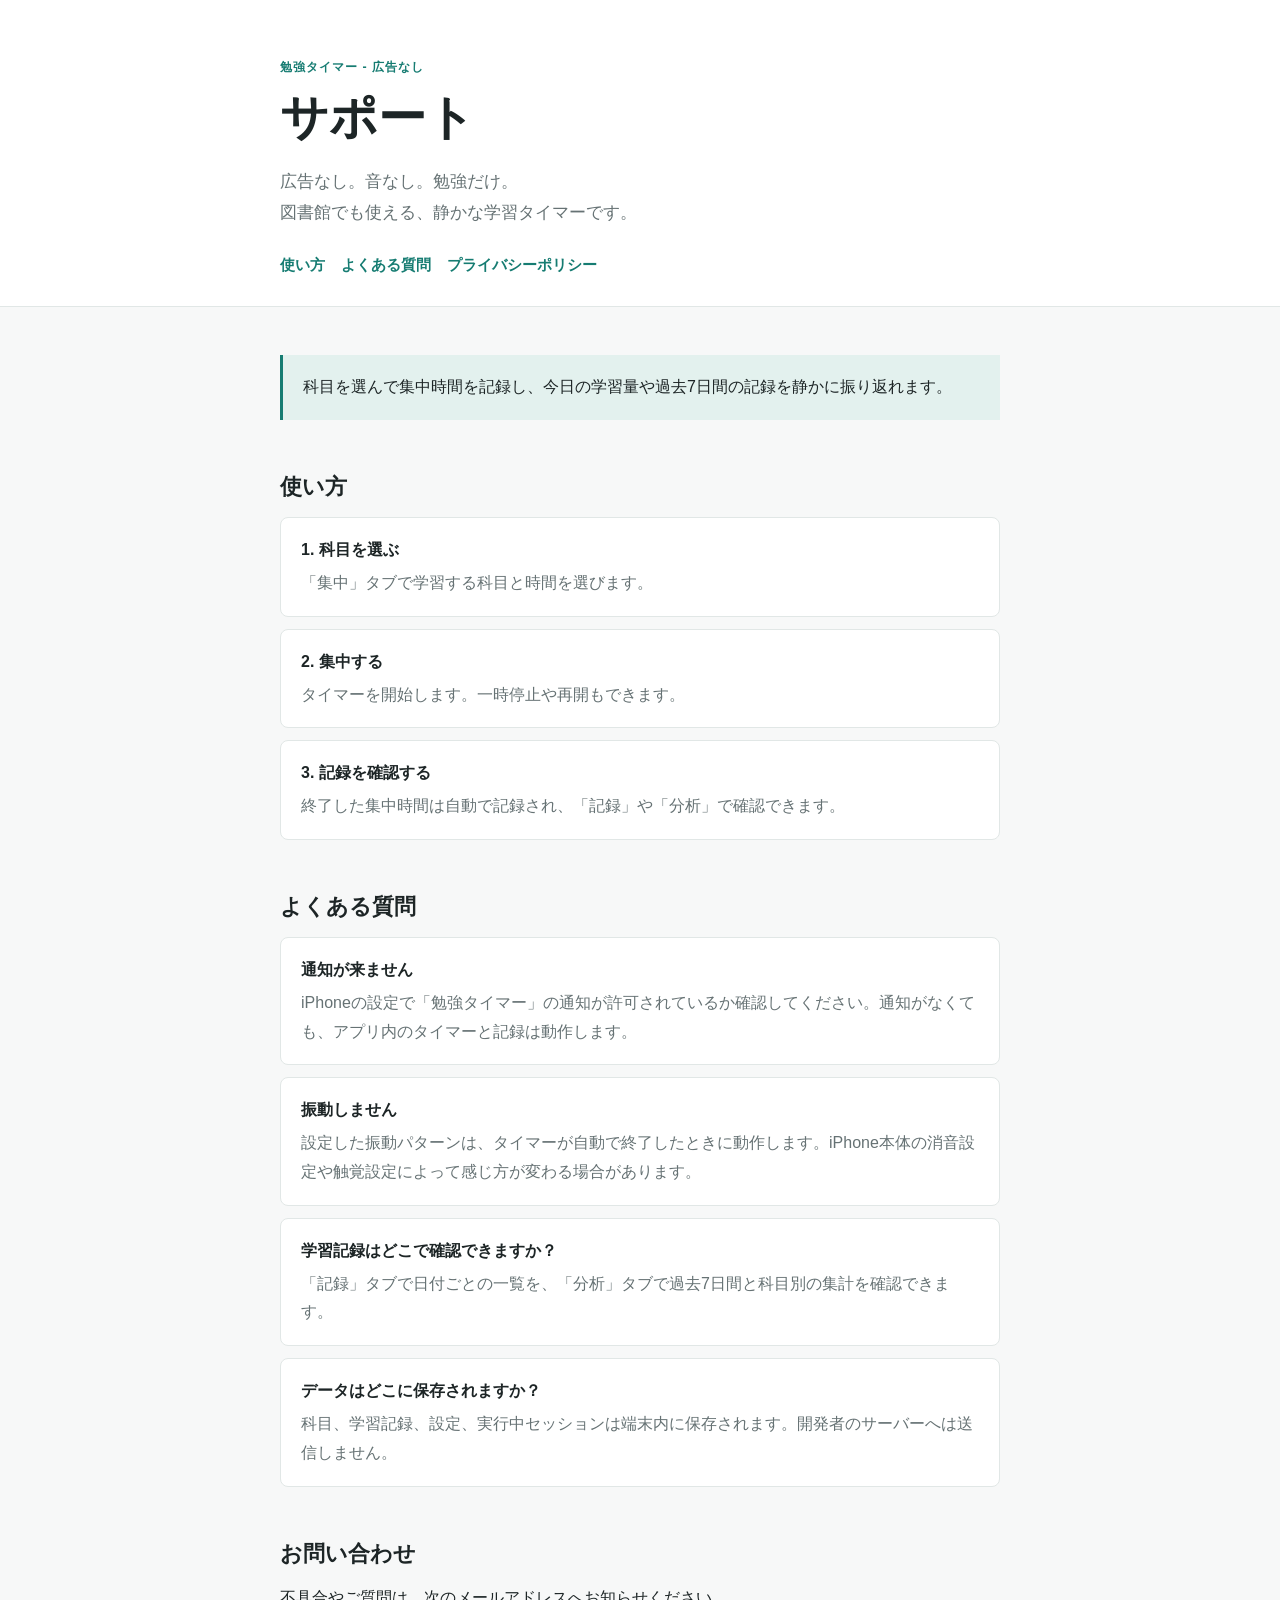
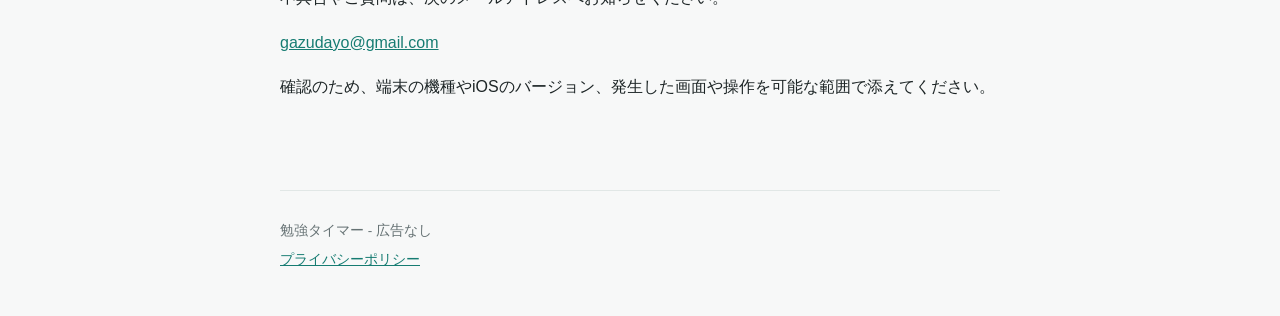
<file: support_site/index.html>
<!doctype html>
<html lang="ja">
<head>
  <meta charset="utf-8">
  <meta name="viewport" content="width=device-width, initial-scale=1">
  <meta name="description" content="勉強タイマー - 広告なしのサポートページ。使い方、よくある質問、お問い合わせ。">
  <title>勉強タイマー - 広告なし | サポート</title>
  <link rel="stylesheet" href="styles.css">
</head>
<body>
  <header class="site-header">
    <div class="header-inner">
      <p class="eyebrow">勉強タイマー - 広告なし</p>
      <h1>サポート</h1>
      <p class="lead">広告なし。音なし。勉強だけ。<br>図書館でも使える、静かな学習タイマーです。</p>
      <nav aria-label="ページ内リンク">
        <a href="#how-to-use">使い方</a>
        <a href="#faq">よくある質問</a>
        <a href="privacy.html">プライバシーポリシー</a>
      </nav>
    </div>
  </header>

  <main>
    <section class="intro-note" aria-label="アプリの概要">
      <p>科目を選んで集中時間を記録し、今日の学習量や過去7日間の記録を静かに振り返れます。</p>
    </section>

    <section id="how-to-use">
      <h2>使い方</h2>
      <ol class="steps">
        <li>
          <strong>1. 科目を選ぶ</strong>
          <p>「集中」タブで学習する科目と時間を選びます。</p>
        </li>
        <li>
          <strong>2. 集中する</strong>
          <p>タイマーを開始します。一時停止や再開もできます。</p>
        </li>
        <li>
          <strong>3. 記録を確認する</strong>
          <p>終了した集中時間は自動で記録され、「記録」や「分析」で確認できます。</p>
        </li>
      </ol>
    </section>

    <section id="faq">
      <h2>よくある質問</h2>
      <ul class="faq">
        <li>
          <strong>通知が来ません</strong>
          <p>iPhoneの設定で「勉強タイマー」の通知が許可されているか確認してください。通知がなくても、アプリ内のタイマーと記録は動作します。</p>
        </li>
        <li>
          <strong>振動しません</strong>
          <p>設定した振動パターンは、タイマーが自動で終了したときに動作します。iPhone本体の消音設定や触覚設定によって感じ方が変わる場合があります。</p>
        </li>
        <li>
          <strong>学習記録はどこで確認できますか？</strong>
          <p>「記録」タブで日付ごとの一覧を、「分析」タブで過去7日間と科目別の集計を確認できます。</p>
        </li>
        <li>
          <strong>データはどこに保存されますか？</strong>
          <p>科目、学習記録、設定、実行中セッションは端末内に保存されます。開発者のサーバーへは送信しません。</p>
        </li>
      </ul>
    </section>

    <section>
      <h2>お問い合わせ</h2>
      <p>不具合やご質問は、次のメールアドレスへお知らせください。</p>
      <p><a href="mailto:gazudayo@gmail.com">gazudayo@gmail.com</a></p>
      <p>確認のため、端末の機種やiOSのバージョン、発生した画面や操作を可能な範囲で添えてください。</p>
    </section>
  </main>

  <footer class="site-footer">
    <p>勉強タイマー - 広告なし</p>
    <p><a href="privacy.html">プライバシーポリシー</a></p>
  </footer>
</body>
</html>
</file>
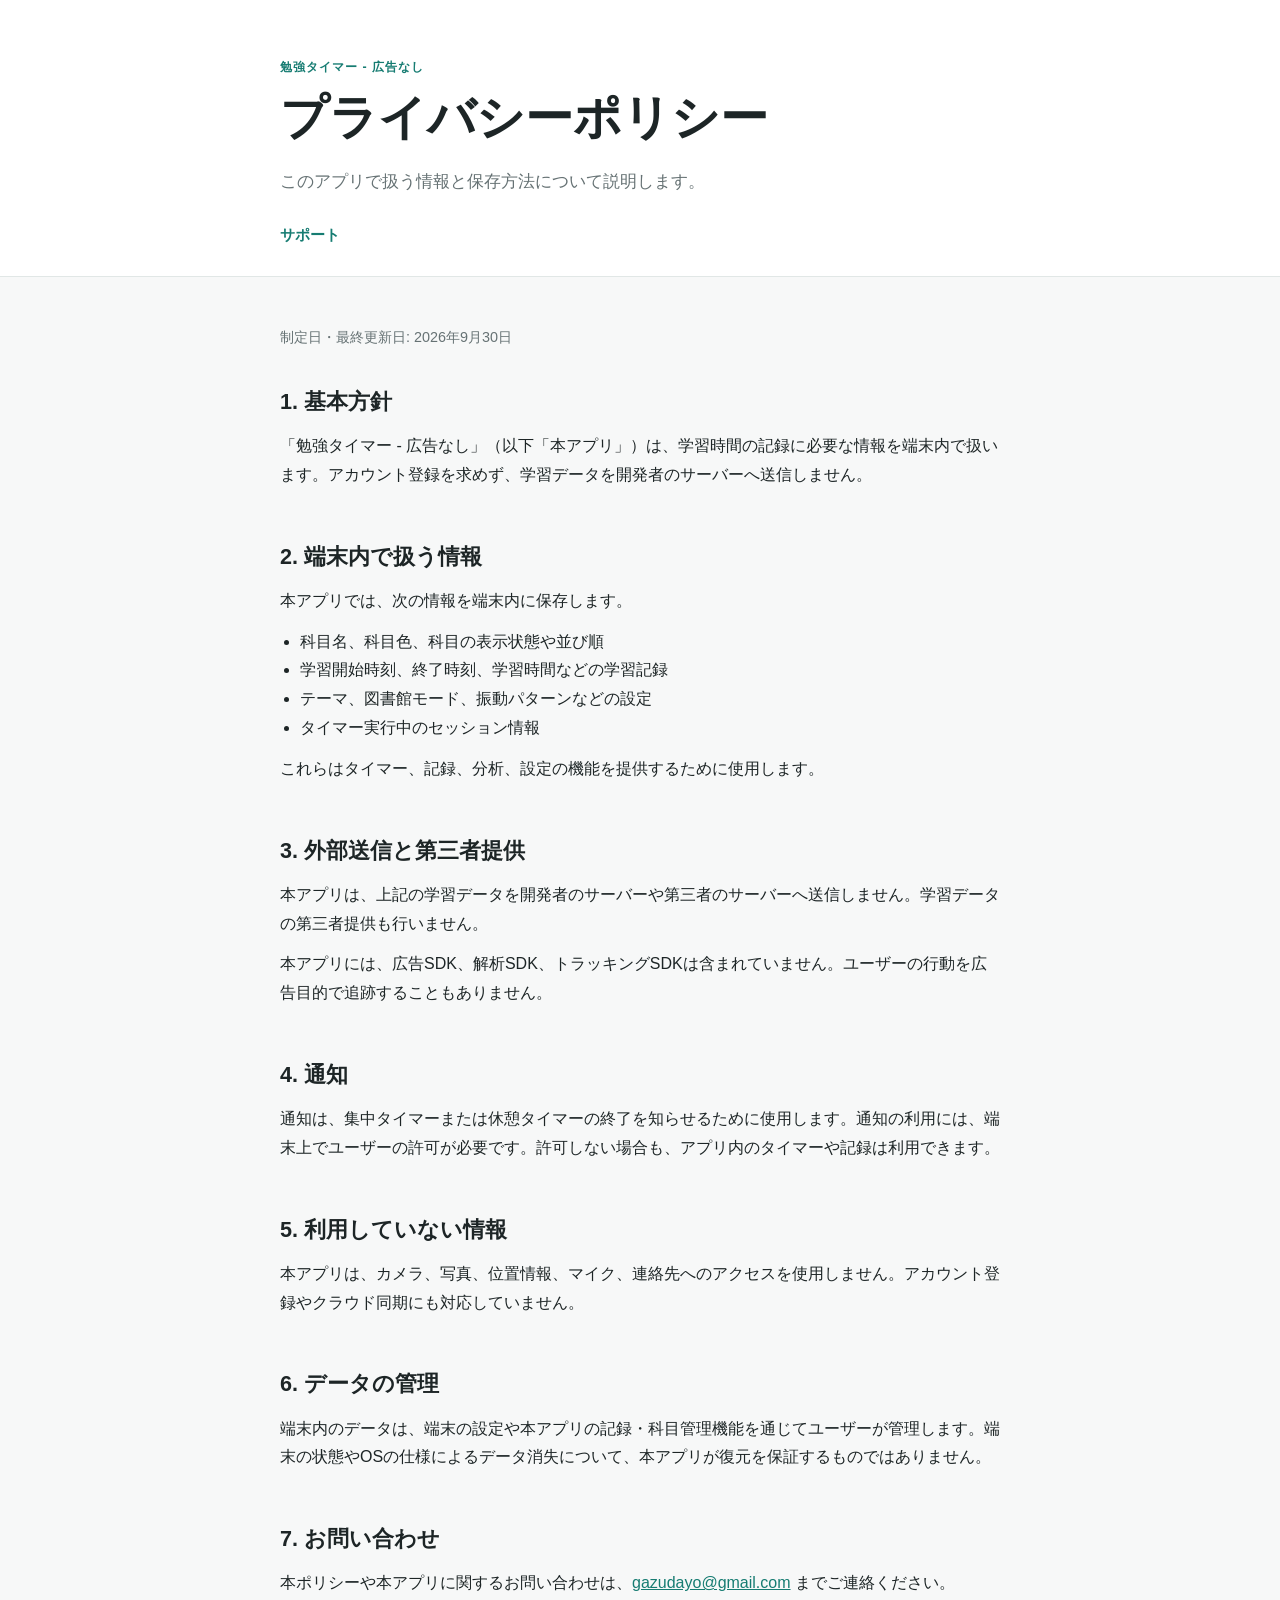
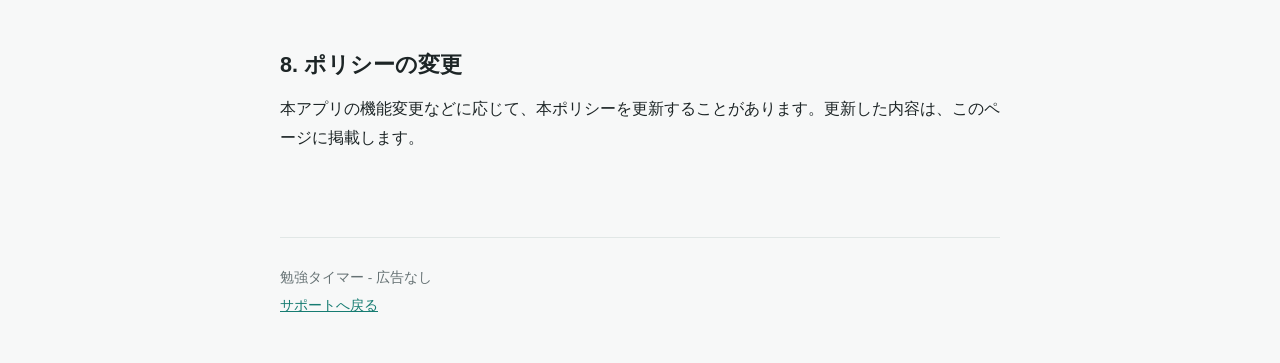
<file: support_site/privacy.html>
<!doctype html>
<html lang="ja">
<head>
  <meta charset="utf-8">
  <meta name="viewport" content="width=device-width, initial-scale=1">
  <meta name="description" content="勉強タイマー - 広告なしのプライバシーポリシー。">
  <title>プライバシーポリシー | 勉強タイマー - 広告なし</title>
  <link rel="stylesheet" href="styles.css">
</head>
<body>
  <header class="site-header">
    <div class="header-inner">
      <p class="eyebrow">勉強タイマー - 広告なし</p>
      <h1>プライバシーポリシー</h1>
      <p class="lead">このアプリで扱う情報と保存方法について説明します。</p>
      <nav aria-label="ページリンク">
        <a href="index.html">サポート</a>
      </nav>
    </div>
  </header>

  <main>
    <p class="policy-meta">制定日・最終更新日: 2026年9月30日</p>

    <section class="policy-section">
      <h2>1. 基本方針</h2>
      <p>「勉強タイマー - 広告なし」（以下「本アプリ」）は、学習時間の記録に必要な情報を端末内で扱います。アカウント登録を求めず、学習データを開発者のサーバーへ送信しません。</p>
    </section>

    <section class="policy-section">
      <h2>2. 端末内で扱う情報</h2>
      <p>本アプリでは、次の情報を端末内に保存します。</p>
      <ul>
        <li>科目名、科目色、科目の表示状態や並び順</li>
        <li>学習開始時刻、終了時刻、学習時間などの学習記録</li>
        <li>テーマ、図書館モード、振動パターンなどの設定</li>
        <li>タイマー実行中のセッション情報</li>
      </ul>
      <p>これらはタイマー、記録、分析、設定の機能を提供するために使用します。</p>
    </section>

    <section class="policy-section">
      <h2>3. 外部送信と第三者提供</h2>
      <p>本アプリは、上記の学習データを開発者のサーバーや第三者のサーバーへ送信しません。学習データの第三者提供も行いません。</p>
      <p>本アプリには、広告SDK、解析SDK、トラッキングSDKは含まれていません。ユーザーの行動を広告目的で追跡することもありません。</p>
    </section>

    <section class="policy-section">
      <h2>4. 通知</h2>
      <p>通知は、集中タイマーまたは休憩タイマーの終了を知らせるために使用します。通知の利用には、端末上でユーザーの許可が必要です。許可しない場合も、アプリ内のタイマーや記録は利用できます。</p>
    </section>

    <section class="policy-section">
      <h2>5. 利用していない情報</h2>
      <p>本アプリは、カメラ、写真、位置情報、マイク、連絡先へのアクセスを使用しません。アカウント登録やクラウド同期にも対応していません。</p>
    </section>

    <section class="policy-section">
      <h2>6. データの管理</h2>
      <p>端末内のデータは、端末の設定や本アプリの記録・科目管理機能を通じてユーザーが管理します。端末の状態やOSの仕様によるデータ消失について、本アプリが復元を保証するものではありません。</p>
    </section>

    <section class="policy-section">
      <h2>7. お問い合わせ</h2>
      <p>本ポリシーや本アプリに関するお問い合わせは、<a href="mailto:gazudayo@gmail.com">gazudayo@gmail.com</a> までご連絡ください。</p>
    </section>

    <section class="policy-section">
      <h2>8. ポリシーの変更</h2>
      <p>本アプリの機能変更などに応じて、本ポリシーを更新することがあります。更新した内容は、このページに掲載します。</p>
    </section>
  </main>

  <footer class="site-footer">
    <p>勉強タイマー - 広告なし</p>
    <p><a href="index.html">サポートへ戻る</a></p>
  </footer>
</body>
</html>
</file>
<file: support_site/styles.css>
:root {
  color-scheme: light;
  --background: #f7f8f8;
  --surface: #ffffff;
  --text: #1d2526;
  --muted: #667274;
  --line: #e1e7e6;
  --accent: #167c72;
  --accent-soft: #e3f1ee;
  --max-width: 720px;
}

* {
  box-sizing: border-box;
}

html {
  background: var(--background);
}

body {
  margin: 0;
  color: var(--text);
  background: var(--background);
  font-family: -apple-system, BlinkMacSystemFont, "Hiragino Sans", "Yu Gothic", sans-serif;
  line-height: 1.8;
}

a {
  color: var(--accent);
}

.site-header {
  padding: 56px 20px 28px;
  border-bottom: 1px solid var(--line);
  background: var(--surface);
}

.header-inner,
main,
.site-footer {
  width: min(var(--max-width), calc(100% - 40px));
  margin: 0 auto;
}

.eyebrow {
  margin: 0 0 8px;
  color: var(--accent);
  font-size: 0.78rem;
  font-weight: 700;
  letter-spacing: 0.08em;
}

h1,
h2,
h3 {
  line-height: 1.35;
  letter-spacing: 0;
}

h1 {
  margin: 0;
  font-size: clamp(2rem, 7vw, 3rem);
}

h2 {
  margin: 0 0 16px;
  font-size: 1.35rem;
}

h3 {
  margin: 28px 0 6px;
  font-size: 1rem;
}

.lead {
  max-width: 34rem;
  margin: 16px 0 0;
  color: var(--muted);
  font-size: 1.05rem;
}

nav {
  display: flex;
  flex-wrap: wrap;
  gap: 16px;
  margin-top: 24px;
}

nav a {
  font-size: 0.92rem;
  font-weight: 600;
  text-decoration: none;
}

main {
  padding: 48px 0 72px;
}

section + section {
  margin-top: 52px;
}

.intro-note {
  padding: 18px 20px;
  border-left: 3px solid var(--accent);
  background: var(--accent-soft);
}

.intro-note p {
  margin: 0;
}

.steps,
.faq {
  display: grid;
  gap: 12px;
  margin: 0;
  padding: 0;
  list-style: none;
}

.steps li,
.faq li {
  padding: 18px 20px;
  border: 1px solid var(--line);
  border-radius: 8px;
  background: var(--surface);
}

.steps strong,
.faq strong {
  display: block;
  margin-bottom: 4px;
}

.steps p,
.faq p {
  margin: 0;
  color: var(--muted);
}

.policy-meta {
  margin: 0 0 36px;
  color: var(--muted);
  font-size: 0.9rem;
}

.policy-section p {
  margin: 0 0 12px;
}

.policy-section ul {
  margin: 0 0 12px;
  padding-left: 1.25rem;
}

.site-footer {
  padding: 24px 0 40px;
  border-top: 1px solid var(--line);
  color: var(--muted);
  font-size: 0.85rem;
}

.site-footer p {
  margin: 4px 0;
}

@media (prefers-color-scheme: dark) {
  :root {
    color-scheme: dark;
    --background: #151a1a;
    --surface: #1d2323;
    --text: #edf3f1;
    --muted: #aab7b3;
    --line: #303b39;
    --accent: #73c5b8;
    --accent-soft: #203b37;
  }
}

@media (max-width: 480px) {
  .site-header {
    padding-top: 40px;
  }

  main {
    padding-top: 36px;
  }

  .header-inner,
  main,
  .site-footer {
    width: min(var(--max-width), calc(100% - 32px));
  }
}
</file>
